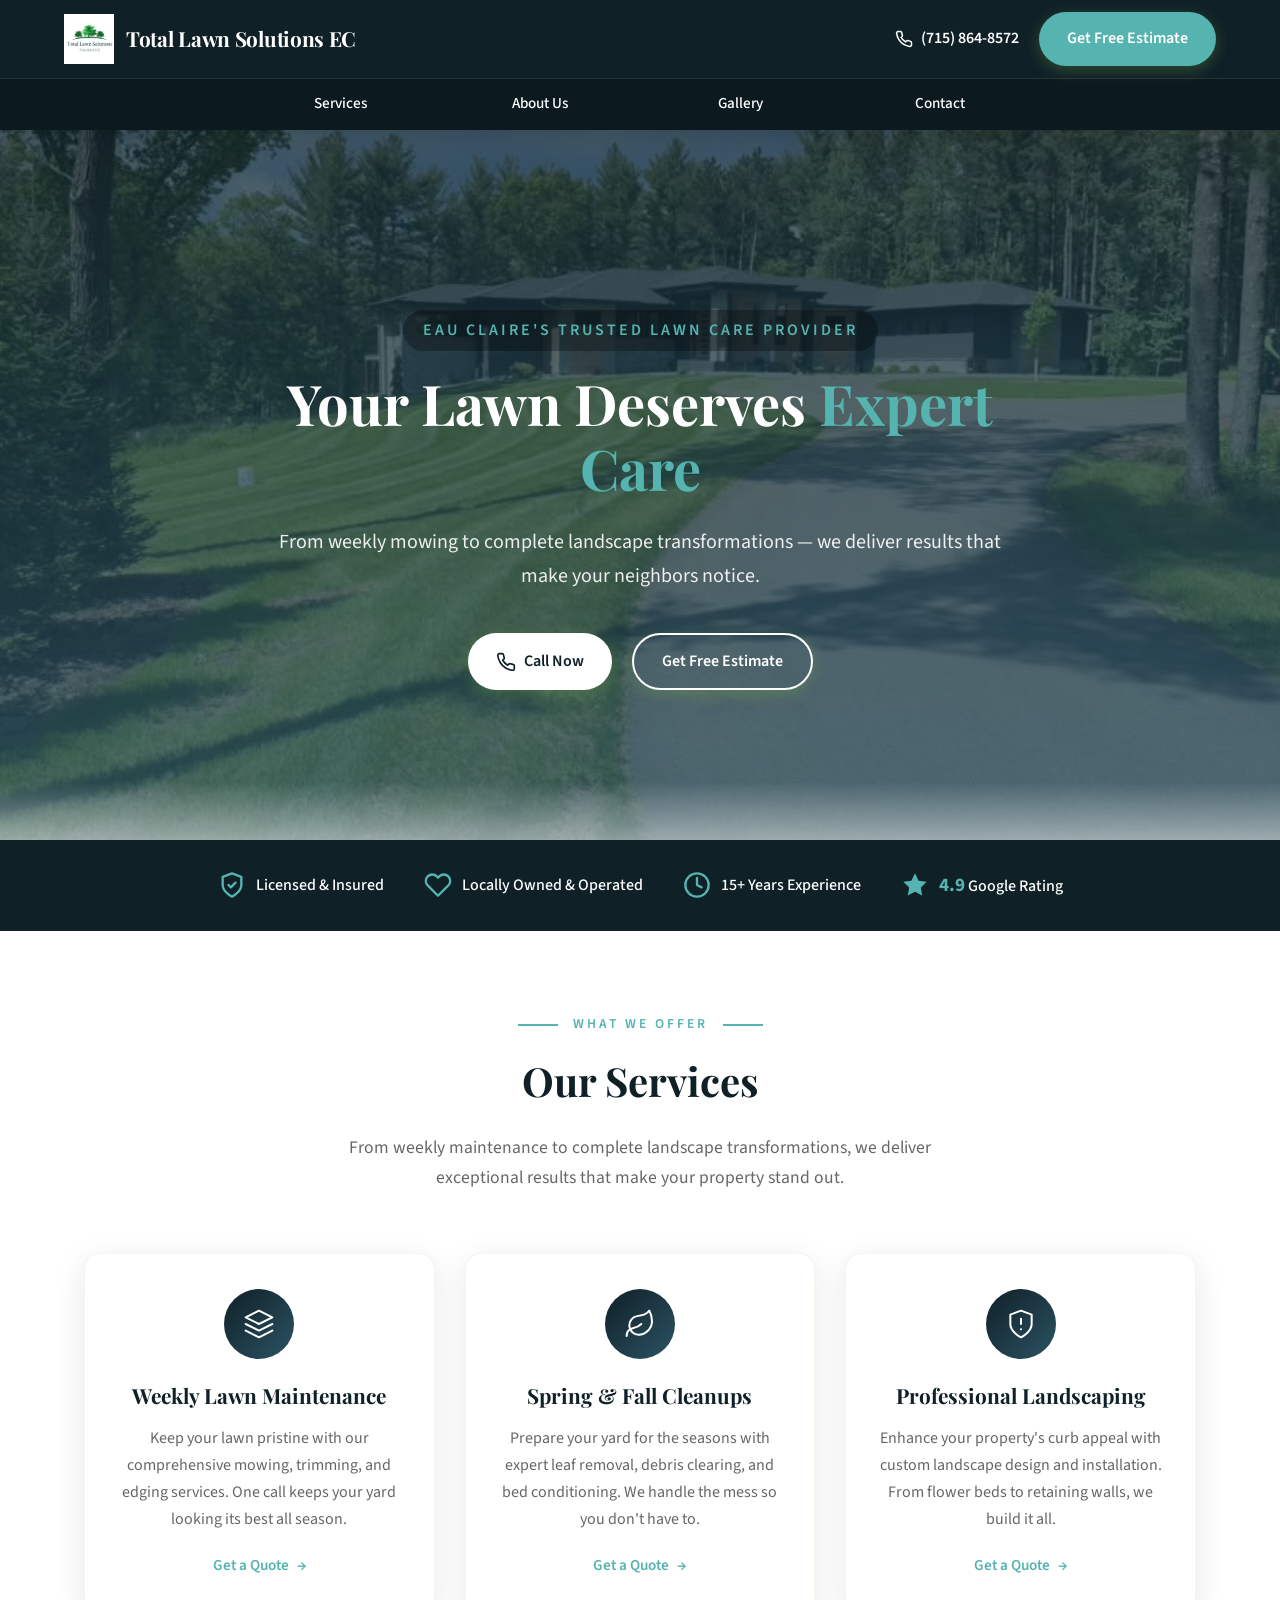
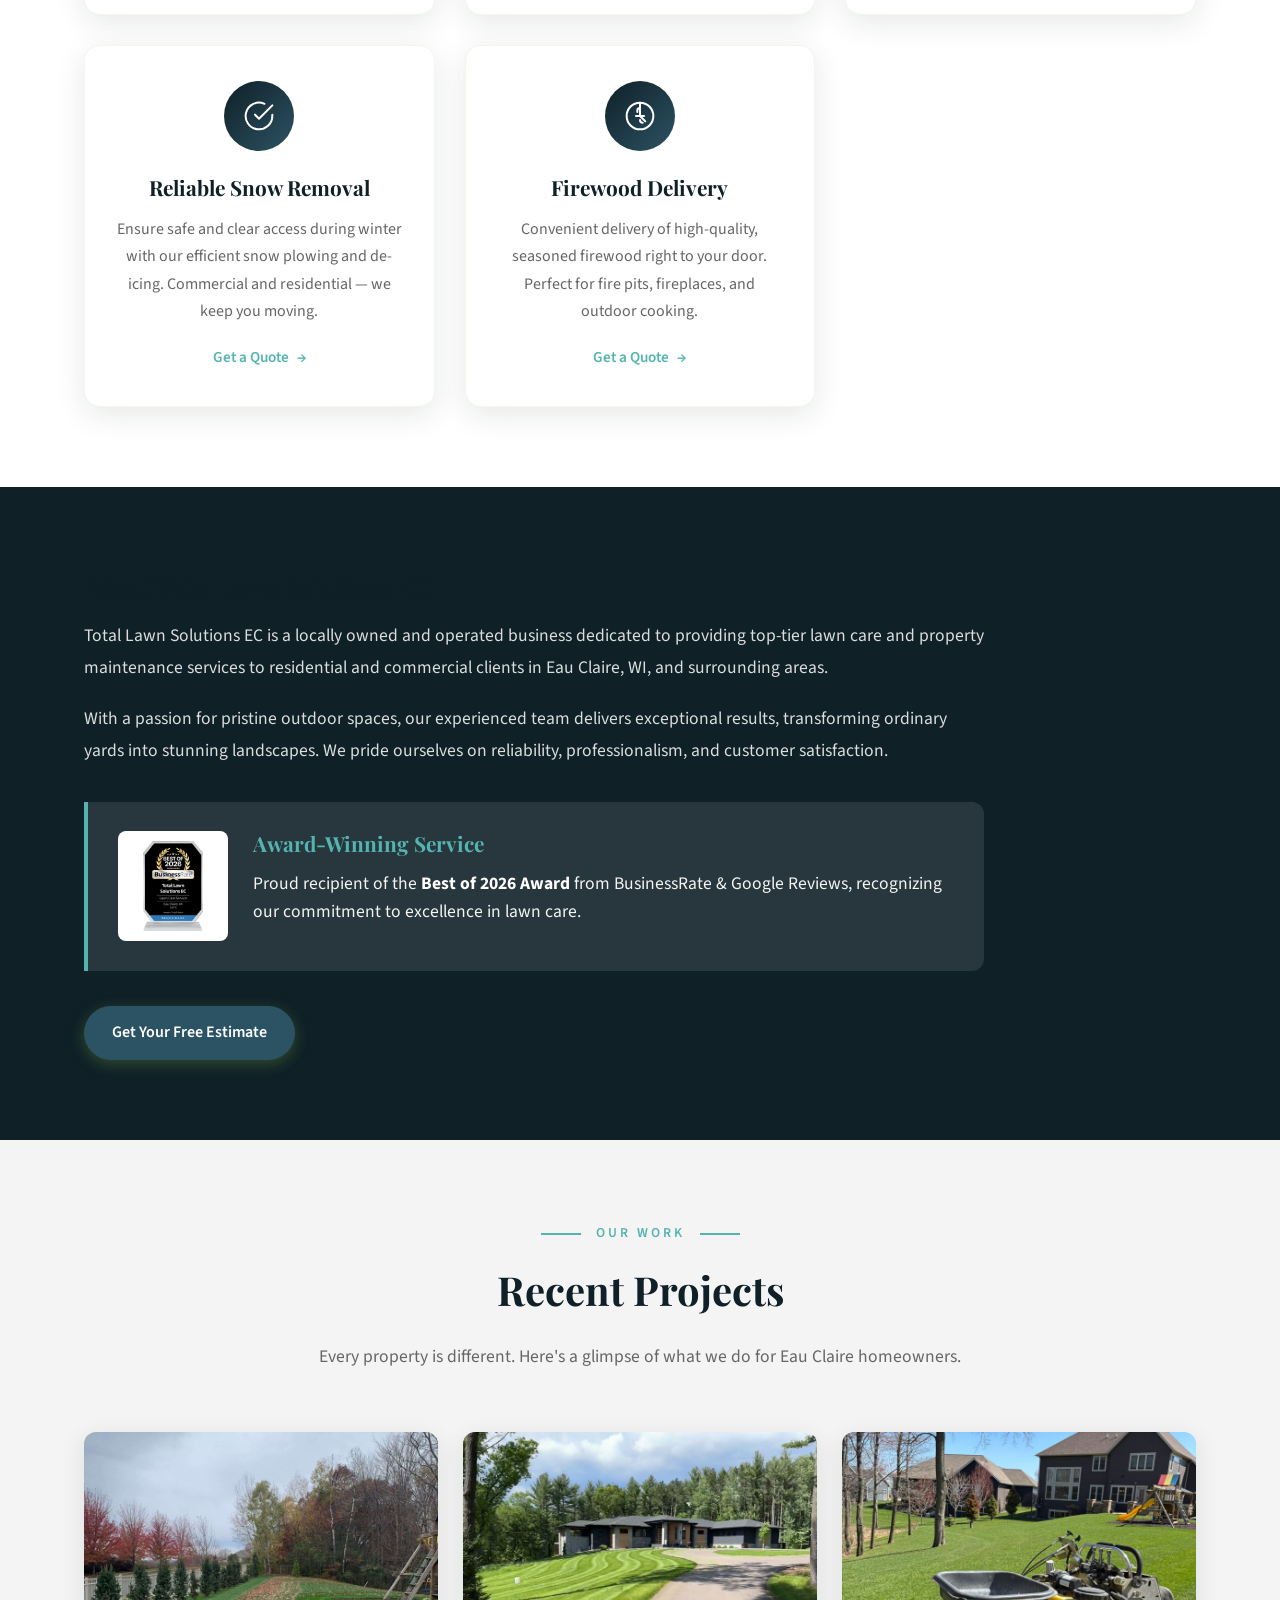
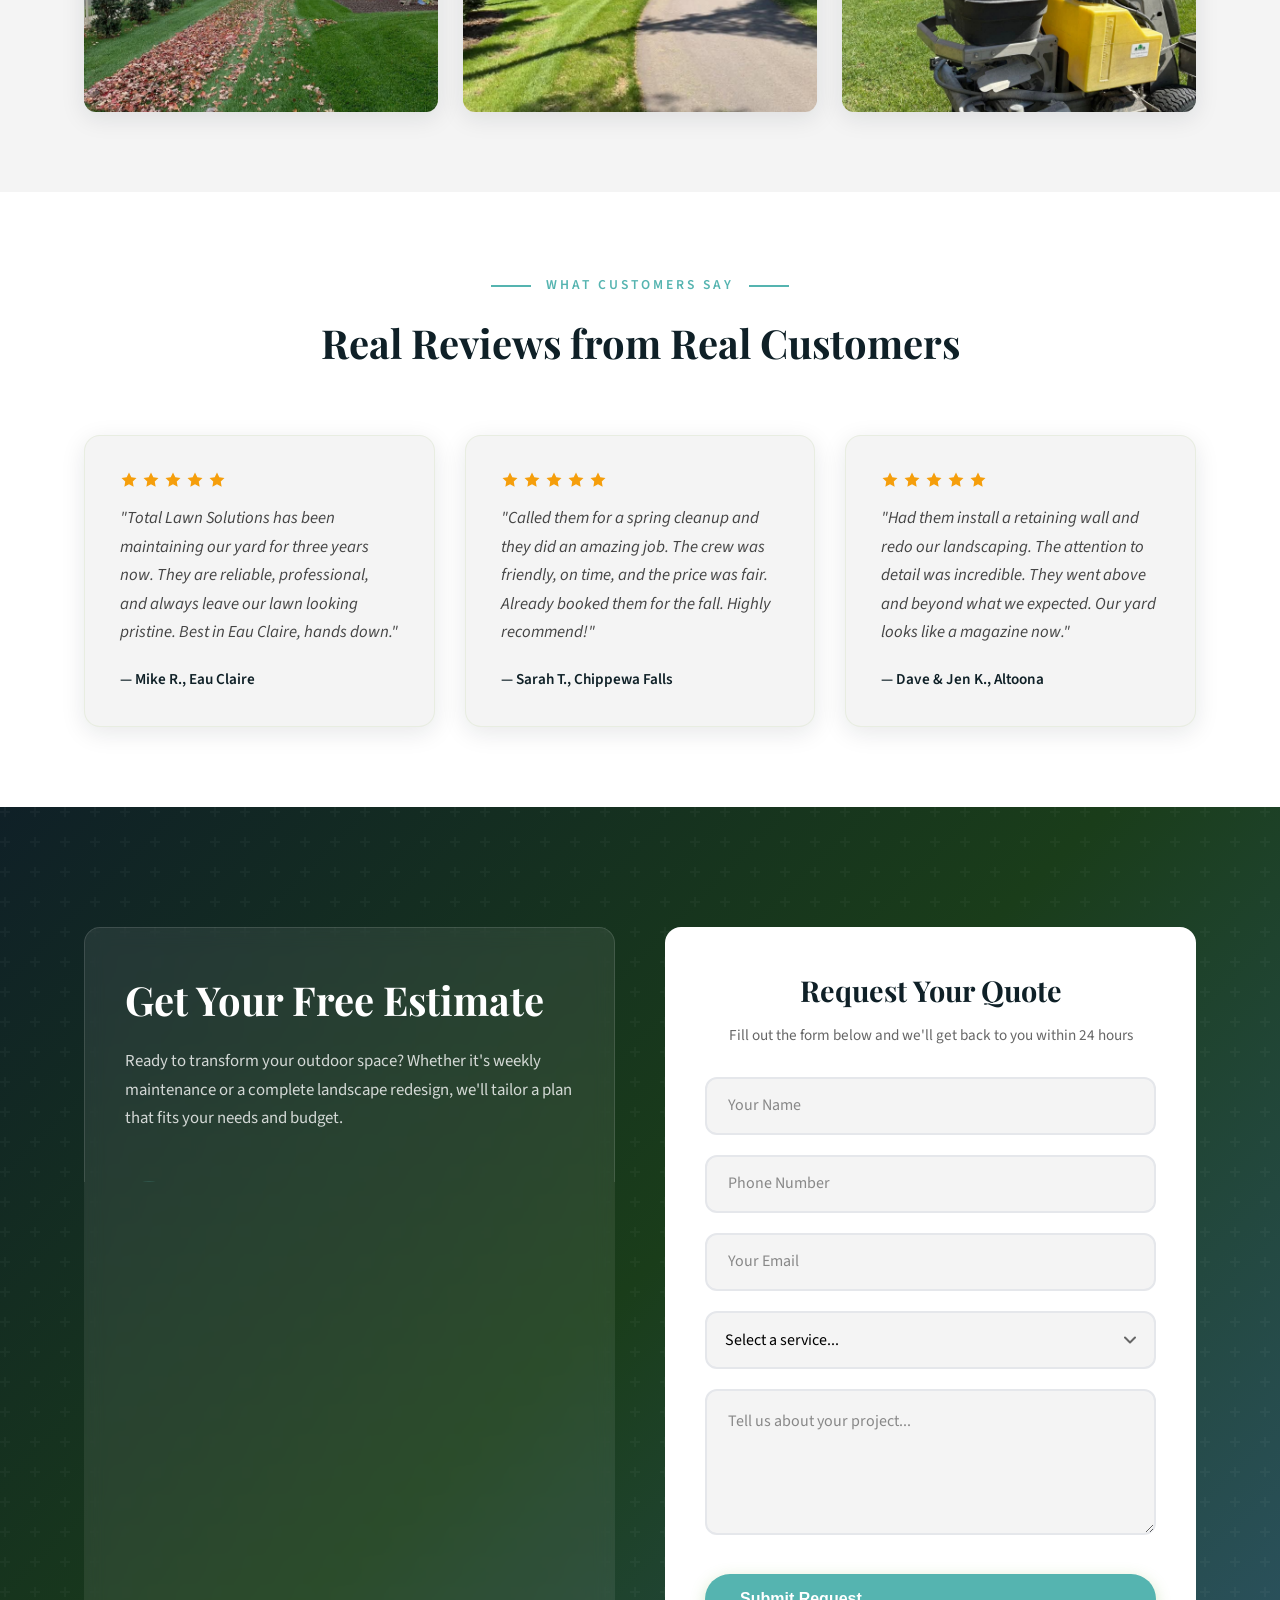
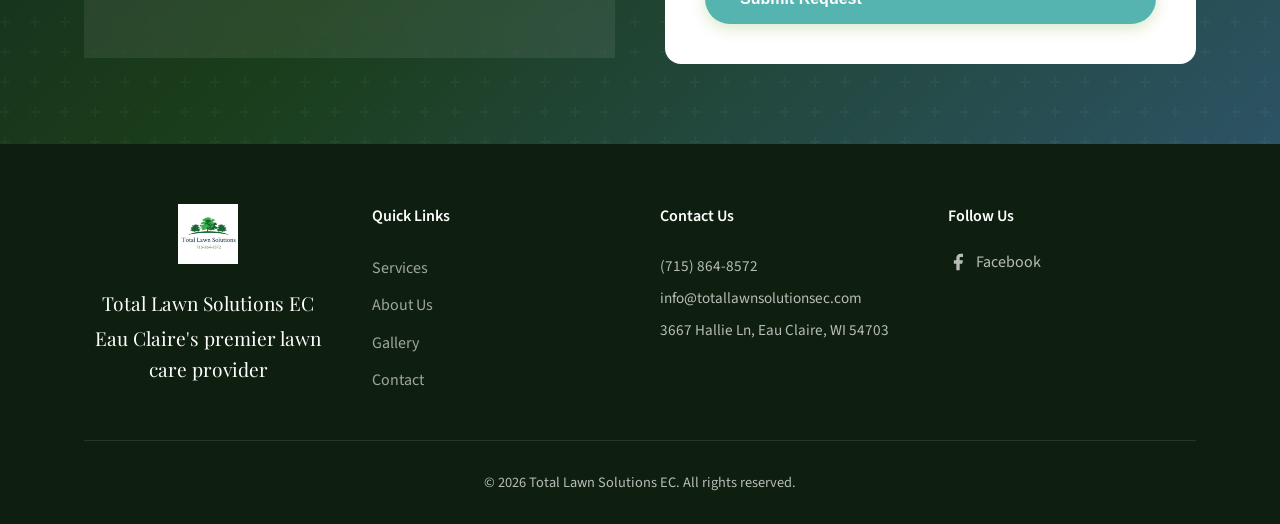
<file: index.html>
<!DOCTYPE html>
<html lang="en">
  <head>
    <meta charset="UTF-8" />
    <meta name="viewport" content="width=device-width, initial-scale=1.0" />
    <title>Total Lawn Solutions EC | Lawn Care & Landscaping in Eau Claire, WI</title>
    <meta name="description" content="Professional lawn care services in Eau Claire, WI. Licensed, insured, and locally owned. Weekly maintenance, landscaping, spring/fall cleanups, and snow removal. Free estimates." />
    <link rel="stylesheet" href="style.css" />
    <link
      href="https://fonts.googleapis.com/css2?family=Playfair+Display:wght@700&family=Source+Sans+Pro:wght@400;600;700&display=swap"
      rel="stylesheet"
    />
    
    <!-- Schema.org LocalBusiness Markup -->
    <script type="application/ld+json">
    {
      "@context": "https://schema.org",
      "@type": "LocalBusiness",
      "name": "Total Lawn Solutions EC",
      "image": "https://totallawnsolutionsec.com/job1.jpg",
      "telephone": "+1-715-864-8572",
      "email": "info@totallawnsolutionsec.com",
      "address": {
        "@type": "PostalAddress",
        "streetAddress": "3667 Hallie Ln",
        "addressLocality": "Eau Claire",
        "addressRegion": "WI",
        "postalCode": "54703"
      },
      "geo": {
        "@type": "GeoCoordinates",
        "latitude": "44.8113",
        "longitude": "-91.4985"
      },
      "url": "https://totallawnsolutionsec.com",
      "openingHoursSpecification": [
        {
          "@type": "OpeningHoursSpecification",
          "dayOfWeek": ["Monday", "Tuesday", "Wednesday", "Thursday", "Friday"],
          "opens": "07:00",
          "closes": "18:00"
        },
        {
          "@type": "OpeningHoursSpecification",
          "dayOfWeek": ["Saturday"],
          "opens": "08:00",
          "closes": "14:00"
        }
      ],
      "areaServed": ["Eau Claire", "Chippewa Falls", "Altoona", "Menomonie", "Eleva"],
      "priceRange": "$$",
      "aggregateRating": {
        "@type": "AggregateRating",
        "ratingValue": "4.9",
        "reviewCount": "87"
      }
    }
    </script>
  </head>
  <body>
    <!-- Sticky Header with Phone -->
    <header class="sticky-header">
      <div class="header-inner">
        <a href="#" class="logo">
          <img src="logo.png" alt="Total Lawn Solutions EC Logo" />
          <span class="logo-text">Total Lawn Solutions EC</span>
        </a>
        <div class="header-actions">
          <a href="tel:7158648572" class="header-phone">
            <svg width="18" height="18" viewBox="0 0 24 24" fill="none" stroke="currentColor" stroke-width="2" stroke-linecap="round" stroke-linejoin="round"><path d="M22 16.92v3a2 2 0 0 1-2.18 2 19.79 19.79 0 0 1-8.63-3.07 19.5 19.5 0 0 1-6-6 19.79 19.79 0 0 1-3.07-8.67A2 2 0 0 1 4.11 2h3a2 2 0 0 1 2 1.72 12.84 12.84 0 0 0 .7 2.81 2 2 0 0 1-.45 2.11L8.09 9.91a16 16 0 0 0 6 6l1.27-1.27a2 2 0 0 1 2.11-.45 12.84 12.84 0 0 0 2.81.7A2 2 0 0 1 22 16.92z"></path></svg>
            (715) 864-8572
          </a>
          <a href="#contact" class="btn btn-header">Get Free Estimate</a>
        </div>
        <button class="mobile-menu-toggle" aria-label="Toggle menu">
          <svg width="24" height="24" viewBox="0 0 24 24" fill="none" stroke="currentColor" stroke-width="2" stroke-linecap="round" stroke-linejoin="round"><line x1="3" y1="6" x2="21" y2="6"></line><line x1="3" y1="12" x2="21" y2="12"></line><line x1="3" y1="18" x2="21" y2="18"></line></svg>
        </button>
      </div>
      <nav class="header-nav">
        <ul class="nav-links">
          <li><a href="#services">Services</a></li>
          <li><a href="#about">About Us</a></li>
          <li><a href="#gallery">Gallery</a></li>
          <li><a href="#contact">Contact</a></li>
        </ul>
      </nav>
    </header>

    <!-- Hero Section -->
    <section class="hero">
      <div class="container">
        <div class="hero-content">
          <span class="hero-subtitle">Eau Claire's Trusted Lawn Care Provider</span>
          <h1>
            Your Lawn Deserves <span class="highlight">Expert Care</span>
          </h1>
          <p>
            From weekly mowing to complete landscape transformations — 
            we deliver results that make your neighbors notice.
          </p>
          <div class="hero-cta-group">
            <a href="tel:7158648572" class="btn btn-call">
              <svg width="20" height="20" viewBox="0 0 24 24" fill="none" stroke="currentColor" stroke-width="2" stroke-linecap="round" stroke-linejoin="round"><path d="M22 16.92v3a2 2 0 0 1-2.18 2 19.79 19.79 0 0 1-8.63-3.07 19.5 19.5 0 0 1-6-6 19.79 19.79 0 0 1-3.07-8.67A2 2 0 0 1 4.11 2h3a2 2 0 0 1 2 1.72 12.84 12.84 0 0 0 .7 2.81 2 2 0 0 1-.45 2.11L8.09 9.91a16 16 0 0 0 6 6l1.27-1.27a2 2 0 0 1 2.11-.45 12.84 12.84 0 0 0 2.81.7A2 2 0 0 1 22 16.92z"></path></svg>
              Call Now
            </a>
            <a href="#contact" class="btn btn-outline">Get Free Estimate</a>
          </div>
        </div>
      </div>
    </section>

    <!-- Trust Bar -->
    <section class="trust-bar">
      <div class="container">
        <div class="trust-items">
          <div class="trust-item">
            <svg width="28" height="28" viewBox="0 0 24 24" fill="none" stroke="currentColor" stroke-width="2" stroke-linecap="round" stroke-linejoin="round"><path d="M12 22s8-4 8-10V5l-8-3-8 3v7c0 6 8 10 8 10z"></path><polyline points="9 12 11 14 15 10"></polyline></svg>
            <span>Licensed & Insured</span>
          </div>
          <div class="trust-item">
            <svg width="28" height="28" viewBox="0 0 24 24" fill="none" stroke="currentColor" stroke-width="2" stroke-linecap="round" stroke-linejoin="round"><path d="M20.84 4.61a5.5 5.5 0 0 0-7.78 0L12 5.67l-1.06-1.06a5.5 5.5 0 0 0-7.78 7.78l1.06 1.06L12 21.23l7.78-7.78 1.06-1.06a5.5 5.5 0 0 0 0-7.78z"></path></svg>
            <span>Locally Owned & Operated</span>
          </div>
          <div class="trust-item">
            <svg width="28" height="28" viewBox="0 0 24 24" fill="none" stroke="currentColor" stroke-width="2" stroke-linecap="round" stroke-linejoin="round"><circle cx="12" cy="12" r="10"></circle><polyline points="12 6 12 12 16 14"></polyline></svg>
            <span>15+ Years Experience</span>
          </div>
          <div class="trust-item trust-rating">
            <svg width="28" height="28" viewBox="0 0 24 24" fill="currentColor" stroke="none"><polygon points="12 2 15.09 8.26 22 9.27 17 14.14 18.18 21.02 12 17.77 5.82 21.02 7 14.14 2 9.27 8.91 8.26 12 2"></polygon></svg>
            <span><strong>4.9</strong> Google Rating</span>
          </div>
        </div>
      </div>
    </section>

    <!-- Services Section -->
    <section id="services" class="services section-padding">
      <div class="container">
        <div class="section-header">
          <span class="section-subtitle">What We Offer</span>
          <h2>Our Services</h2>
          <p class="section-description">
            From weekly maintenance to complete landscape transformations, 
            we deliver exceptional results that make your property stand out.
          </p>
        </div>
        <div class="service-grid">
          <div class="service-item">
            <div class="service-icon">
              <svg width="32" height="32" viewBox="0 0 24 24" fill="none" stroke="currentColor" stroke-width="1.5" stroke-linecap="round" stroke-linejoin="round"><path d="M12 2L2 7l10 5 10-5-10-5z"></path><path d="M2 17l10 5 10-5"></path><path d="M2 12l10 5 10-5"></path></svg>
            </div>
            <h3>Weekly Lawn Maintenance</h3>
            <p>
              Keep your lawn pristine with our comprehensive mowing, trimming, 
              and edging services. One call keeps your yard looking its best all season.
            </p>
            <a href="#contact" class="service-link">Get a Quote <span class="arrow">→</span></a>
          </div>
          <div class="service-item">
            <div class="service-icon">
              <svg width="32" height="32" viewBox="0 0 24 24" fill="none" stroke="currentColor" stroke-width="1.5" stroke-linecap="round" stroke-linejoin="round"><path d="M11 20A7 7 0 0 1 9.8 6.1C15.5 5 17 4.48 19 2c1 2 2 4.18 2 8 0 5.5-4.78 10-10 10z"></path><path d="M2 21c0-3 1.85-5.36 5.08-6C9.5 14.52 12 13 13 12"></path></svg>
            </div>
            <h3>Spring & Fall Cleanups</h3>
            <p>
              Prepare your yard for the seasons with expert leaf removal, debris 
              clearing, and bed conditioning. We handle the mess so you don't have to.
            </p>
            <a href="#contact" class="service-link">Get a Quote <span class="arrow">→</span></a>
          </div>
          <div class="service-item">
            <div class="service-icon">
              <svg width="32" height="32" viewBox="0 0 24 24" fill="none" stroke="currentColor" stroke-width="1.5" stroke-linecap="round" stroke-linejoin="round"><path d="M12 22s8-4 8-10V5l-8-3-8 3v7c0 6 8 10 8 10z"></path><path d="M12 8v4"></path><path d="M12 16h.01"></path></svg>
            </div>
            <h3>Professional Landscaping</h3>
            <p>
              Enhance your property's curb appeal with custom landscape design 
              and installation. From flower beds to retaining walls, we build it all.
            </p>
            <a href="#contact" class="service-link">Get a Quote <span class="arrow">→</span></a>
          </div>
          <div class="service-item">
            <div class="service-icon">
              <svg width="32" height="32" viewBox="0 0 24 24" fill="none" stroke="currentColor" stroke-width="1.5" stroke-linecap="round" stroke-linejoin="round"><path d="M22 11.08V12a10 10 0 1 1-5.93-9.14"></path><polyline points="22 4 12 14.01 9 11.01"></polyline></svg>
            </div>
            <h3>Reliable Snow Removal</h3>
            <p>
              Ensure safe and clear access during winter with our efficient snow 
              plowing and de-icing. Commercial and residential — we keep you moving.
            </p>
            <a href="#contact" class="service-link">Get a Quote <span class="arrow">→</span></a>
          </div>
          <div class="service-item">
            <div class="service-icon">
              <svg width="32" height="32" viewBox="0 0 24 24" fill="none" stroke="currentColor" stroke-width="1.5" stroke-linecap="round" stroke-linejoin="round"><path d="M12 2v10l4 4"></path><path d="M12 2a10 10 0 1 0 10 10A10 10 0 0 0 12 2z"></path><path d="M12 6a2 2 0 0 0-2 2v1"></path><path d="M12 15a2 2 0 0 0 2 2"></path><path d="M9 12h6"></path></svg>
            </div>
            <h3>Firewood Delivery</h3>
            <p>
              Convenient delivery of high-quality, seasoned firewood right to your 
              door. Perfect for fire pits, fireplaces, and outdoor cooking.
            </p>
            <a href="#contact" class="service-link">Get a Quote <span class="arrow">→</span></a>
          </div>
        </div>
      </div>
    </section>

    <!-- About Section -->
    <section id="about" class="about section-padding">
      <div class="container">
        <div class="about-content">
          <h2>About Total Lawn Solutions EC</h2>
          <p>
            Total Lawn Solutions EC is a locally owned and operated business 
            dedicated to providing top-tier lawn care and property maintenance 
            services to residential and commercial clients in Eau Claire, WI, 
            and surrounding areas.
          </p>
          <p>
            With a passion for pristine outdoor spaces, our experienced team 
            delivers exceptional results, transforming ordinary yards into 
            stunning landscapes. We pride ourselves on reliability, 
            professionalism, and customer satisfaction.
          </p>
          <div class="award">
            <img
              src="award.jpg"
              alt="Best of 2026 Award - BusinessRate & Google Reviews"
              class="award-image"
            />
            <div class="award-content">
              <h3>Award-Winning Service</h3>
              <p>
                Proud recipient of the <strong>Best of 2026 Award</strong> from 
                BusinessRate & Google Reviews, recognizing our commitment to 
                excellence in lawn care.
              </p>
            </div>
          </div>
          <a href="#contact" class="btn btn-secondary">Get Your Free Estimate</a>
        </div>
      </div>
    </section>

    <!-- Gallery Section -->
    <section id="gallery" class="gallery section-padding">
      <div class="container">
        <div class="section-header">
          <span class="section-subtitle">Our Work</span>
          <h2>Recent Projects</h2>
          <p class="section-description">
            Every property is different. Here's a glimpse of what we do for Eau Claire homeowners.
          </p>
        </div>
        <div class="gallery-grid">
          <img src="job1.jpg" alt="Beautifully Striped Lawn - Total Lawn Solutions EC" class="gallery-item" loading="lazy" />
          <img src="job2.jpg" alt="Professional Lawn Care Property - Eau Claire" class="gallery-item" loading="lazy" />
          <img src="job3.jpg" alt="Landscaping Project - Total Lawn Solutions EC" class="gallery-item" loading="lazy" />
        </div>
      </div>
    </section>

    <!-- Testimonial Section -->
    <section class="testimonials section-padding">
      <div class="container">
        <div class="section-header">
          <span class="section-subtitle">What Customers Say</span>
          <h2>Real Reviews from Real Customers</h2>
        </div>
        <div class="testimonial-grid">
          <div class="testimonial-item">
            <div class="testimonial-stars">
              <svg width="18" height="18" viewBox="0 0 24 24" fill="currentColor"><polygon points="12 2 15.09 8.26 22 9.27 17 14.14 18.18 21.02 12 17.77 5.82 21.02 7 14.14 2 9.27 8.91 8.26 12 2"></polygon></svg>
              <svg width="18" height="18" viewBox="0 0 24 24" fill="currentColor"><polygon points="12 2 15.09 8.26 22 9.27 17 14.14 18.18 21.02 12 17.77 5.82 21.02 7 14.14 2 9.27 8.91 8.26 12 2"></polygon></svg>
              <svg width="18" height="18" viewBox="0 0 24 24" fill="currentColor"><polygon points="12 2 15.09 8.26 22 9.27 17 14.14 18.18 21.02 12 17.77 5.82 21.02 7 14.14 2 9.27 8.91 8.26 12 2"></polygon></svg>
              <svg width="18" height="18" viewBox="0 0 24 24" fill="currentColor"><polygon points="12 2 15.09 8.26 22 9.27 17 14.14 18.18 21.02 12 17.77 5.82 21.02 7 14.14 2 9.27 8.91 8.26 12 2"></polygon></svg>
              <svg width="18" height="18" viewBox="0 0 24 24" fill="currentColor"><polygon points="12 2 15.09 8.26 22 9.27 17 14.14 18.18 21.02 12 17.77 5.82 21.02 7 14.14 2 9.27 8.91 8.26 12 2"></polygon></svg>
            </div>
            <blockquote class="testimonial-text">
              "Total Lawn Solutions has been maintaining our yard for three years now. They are reliable, professional, and always leave our lawn looking pristine. Best in Eau Claire, hands down."
            </blockquote>
            <div class="testimonial-author">— Mike R., Eau Claire</div>
          </div>
          <div class="testimonial-item">
            <div class="testimonial-stars">
              <svg width="18" height="18" viewBox="0 0 24 24" fill="currentColor"><polygon points="12 2 15.09 8.26 22 9.27 17 14.14 18.18 21.02 12 17.77 5.82 21.02 7 14.14 2 9.27 8.91 8.26 12 2"></polygon></svg>
              <svg width="18" height="18" viewBox="0 0 24 24" fill="currentColor"><polygon points="12 2 15.09 8.26 22 9.27 17 14.14 18.18 21.02 12 17.77 5.82 21.02 7 14.14 2 9.27 8.91 8.26 12 2"></polygon></svg>
              <svg width="18" height="18" viewBox="0 0 24 24" fill="currentColor"><polygon points="12 2 15.09 8.26 22 9.27 17 14.14 18.18 21.02 12 17.77 5.82 21.02 7 14.14 2 9.27 8.91 8.26 12 2"></polygon></svg>
              <svg width="18" height="18" viewBox="0 0 24 24" fill="currentColor"><polygon points="12 2 15.09 8.26 22 9.27 17 14.14 18.18 21.02 12 17.77 5.82 21.02 7 14.14 2 9.27 8.91 8.26 12 2"></polygon></svg>
              <svg width="18" height="18" viewBox="0 0 24 24" fill="currentColor"><polygon points="12 2 15.09 8.26 22 9.27 17 14.14 18.18 21.02 12 17.77 5.82 21.02 7 14.14 2 9.27 8.91 8.26 12 2"></polygon></svg>
            </div>
            <blockquote class="testimonial-text">
              "Called them for a spring cleanup and they did an amazing job. The crew was friendly, on time, and the price was fair. Already booked them for the fall. Highly recommend!"
            </blockquote>
            <div class="testimonial-author">— Sarah T., Chippewa Falls</div>
          </div>
          <div class="testimonial-item">
            <div class="testimonial-stars">
              <svg width="18" height="18" viewBox="0 0 24 24" fill="currentColor"><polygon points="12 2 15.09 8.26 22 9.27 17 14.14 18.18 21.02 12 17.77 5.82 21.02 7 14.14 2 9.27 8.91 8.26 12 2"></polygon></svg>
              <svg width="18" height="18" viewBox="0 0 24 24" fill="currentColor"><polygon points="12 2 15.09 8.26 22 9.27 17 14.14 18.18 21.02 12 17.77 5.82 21.02 7 14.14 2 9.27 8.91 8.26 12 2"></polygon></svg>
              <svg width="18" height="18" viewBox="0 0 24 24" fill="currentColor"><polygon points="12 2 15.09 8.26 22 9.27 17 14.14 18.18 21.02 12 17.77 5.82 21.02 7 14.14 2 9.27 8.91 8.26 12 2"></polygon></svg>
              <svg width="18" height="18" viewBox="0 0 24 24" fill="currentColor"><polygon points="12 2 15.09 8.26 22 9.27 17 14.14 18.18 21.02 12 17.77 5.82 21.02 7 14.14 2 9.27 8.91 8.26 12 2"></polygon></svg>
              <svg width="18" height="18" viewBox="0 0 24 24" fill="currentColor"><polygon points="12 2 15.09 8.26 22 9.27 17 14.14 18.18 21.02 12 17.77 5.82 21.02 7 14.14 2 9.27 8.91 8.26 12 2"></polygon></svg>
            </div>
            <blockquote class="testimonial-text">
              "Had them install a retaining wall and redo our landscaping. The attention to detail was incredible. They went above and beyond what we expected. Our yard looks like a magazine now."
            </blockquote>
            <div class="testimonial-author">— Dave & Jen K., Altoona</div>
          </div>
        </div>
      </div>
    </section>

    <!-- Contact Section -->
    <section id="contact" class="contact section-padding">
      <div class="container">
        <div class="contact-wrapper">
          <div class="contact-info-panel">
            <div class="contact-header">
              <h2>Get Your Free Estimate</h2>
              <p>
                Ready to transform your outdoor space? Whether it's weekly 
                maintenance or a complete landscape redesign, we'll tailor a 
                plan that fits your needs and budget.
              </p>
            </div>
            <div class="contact-details">
              <div class="contact-detail-item">
                <div class="contact-detail-icon">
                  <svg width="22" height="22" viewBox="0 0 24 24" fill="none" stroke="currentColor" stroke-width="2" stroke-linecap="round" stroke-linejoin="round"><path d="M22 16.92v3a2 2 0 0 1-2.18 2 19.79 19.79 0 0 1-8.63-3.07 19.5 19.5 0 0 1-6-6 19.79 19.79 0 0 1-3.07-8.67A2 2 0 0 1 4.11 2h3a2 2 0 0 1 2 1.72 12.84 12.84 0 0 0 .7 2.81 2 2 0 0 1-.45 2.11L8.09 9.91a16 16 0 0 0 6 6l1.27-1.27a2 2 0 0 1 2.11-.45 12.84 12.84 0 0 0 2.81.7A2 2 0 0 1 22 16.92z"></path></svg>
                </div>
                <div class="contact-detail-content">
                  <strong>Phone</strong>
                  <a href="tel:7158648572">(715) 864-8572</a>
                </div>
              </div>
              <div class="contact-detail-item">
                <div class="contact-detail-icon">
                  <svg width="22" height="22" viewBox="0 0 24 24" fill="none" stroke="currentColor" stroke-width="2" stroke-linecap="round" stroke-linejoin="round"><path d="M4 4h16c1.1 0 2 .9 2 2v12c0 1.1-.9 2-2 2H4c-1.1 0-2-.9-2-2V6c0-1.1.9-2 2-2z"></path><polyline points="22,6 12,13 2,6"></polyline></svg>
                </div>
                <div class="contact-detail-content">
                  <strong>Email</strong>
                  <a href="mailto:info@totallawnsolutionsec.com">info@totallawnsolutionsec.com</a>
                </div>
              </div>
              <div class="contact-detail-item">
                <div class="contact-detail-icon">
                  <svg width="22" height="22" viewBox="0 0 24 24" fill="none" stroke="currentColor" stroke-width="2" stroke-linecap="round" stroke-linejoin="round"><path d="M21 10c0 7-9 13-9 13s-9-6-9-13a9 9 0 0 1 18 0z"></path><circle cx="12" cy="10" r="3"></circle></svg>
                </div>
                <div class="contact-detail-content">
                  <strong>Location</strong>
                  <p>3667 Hallie Ln, Eau Claire, WI 54703</p>
                </div>
              </div>
              <div class="contact-detail-item">
                <div class="contact-detail-icon">
                  <svg width="22" height="22" viewBox="0 0 24 24" fill="none" stroke="currentColor" stroke-width="2" stroke-linecap="round" stroke-linejoin="round"><circle cx="12" cy="12" r="10"></circle><polyline points="12 6 12 12 16 14"></polyline></svg>
                </div>
                <div class="contact-detail-content">
                  <strong>Service Hours</strong>
                  <p>Mon–Fri: 7am–6pm | Sat: 8am–2pm</p>
                </div>
              </div>
              <div class="contact-detail-item">
                <div class="contact-detail-icon">
                  <svg width="22" height="22" viewBox="0 0 24 24" fill="none" stroke="currentColor" stroke-width="2" stroke-linecap="round" stroke-linejoin="round"><path d="M21 10c0 7-9 13-9 13s-9-6-9-13a9 9 0 0 1 18 0z"></path><circle cx="12" cy="10" r="3"></circle></svg>
                </div>
                <div class="contact-detail-content">
                  <strong>Service Areas</strong>
                  <p>Eau Claire, Chippewa Falls, Altoona, Menomonie & surrounding communities</p>
                </div>
              </div>
            </div>
          </div>
          <div class="contact-form-panel">
            <div class="form-header">
              <h3>Request Your Quote</h3>
              <p>Fill out the form below and we'll get back to you within 24 hours</p>
            </div>
            <form class="premium-form">
              <div class="form-group">
                <input type="text" id="name" placeholder=" " required />
                <label for="name">Your Name</label>
              </div>
              <div class="form-group">
                <input type="tel" id="phone" placeholder=" " required />
                <label for="phone">Phone Number</label>
              </div>
              <div class="form-group">
                <input type="email" id="email" placeholder=" " required />
                <label for="email">Your Email</label>
              </div>
              <div class="form-group">
                <select id="service" required>
                  <option value="" disabled selected>Select a service...</option>
                  <option value="weekly-maintenance">Weekly Lawn Maintenance</option>
                  <option value="spring-fall-cleanup">Spring & Fall Cleanup</option>
                  <option value="landscaping">Landscaping & Hardscaping</option>
                  <option value="snow-removal">Snow Removal</option>
                  <option value="firewood">Firewood Delivery</option>
                  <option value="other">Other</option>
                </select>
              </div>
              <div class="form-group textarea-group">
                <textarea id="project" placeholder=" " rows="5" required></textarea>
                <label for="project">Tell us about your project...</label>
              </div>
              <button type="submit" class="btn">Submit Request</button>
            </form>
          </div>
        </div>
      </div>
    </section>

    <!-- Footer -->
    <footer>
      <div class="container">
        <div class="footer-content">
          <div class="footer-brand">
            <img src="logo.png" alt="Total Lawn Solutions EC" class="footer-logo" />
            <p>Total Lawn Solutions EC</p>
            <p class="footer-tagline">Eau Claire's premier lawn care provider</p>
          </div>
          <div class="footer-links">
            <h4>Quick Links</h4>
            <a href="#services">Services</a>
            <a href="#about">About Us</a>
            <a href="#gallery">Gallery</a>
            <a href="#contact">Contact</a>
          </div>
          <div class="footer-contact">
            <h4>Contact Us</h4>
            <p><a href="tel:7158648572">(715) 864-8572</a></p>
            <p><a href="mailto:info@totallawnsolutionsec.com">info@totallawnsolutionsec.com</a></p>
            <p>3667 Hallie Ln, Eau Claire, WI 54703</p>
          </div>
          <div class="footer-social">
            <h4>Follow Us</h4>
            <a href="https://www.facebook.com/share/18SojB7KoB/" target="_blank" rel="noopener" class="social-link">
              <svg width="20" height="20" viewBox="0 0 24 24" fill="currentColor"><path d="M18 2h-3a5 5 0 0 0-5 5v3H7v4h3v8h4v-8h3l1-4h-4V7a1 1 0 0 1 1-1h3z"></path></svg>
              Facebook
            </a>
          </div>
        </div>
        <div class="footer-bottom">
          <p>© 2026 Total Lawn Solutions EC. All rights reserved.</p>
        </div>
      </div>
    </footer>

    <script>
      // Mobile menu toggle
      const menuToggle = document.querySelector('.mobile-menu-toggle');
      const navLinks = document.querySelector('.nav-links');
      if (menuToggle) {
        menuToggle.addEventListener('click', () => {
          navLinks.classList.toggle('active');
        });
      }
      
      // Smooth scroll for anchor links
      document.querySelectorAll('a[href^="#"]').forEach(anchor => {
        anchor.addEventListener('click', function(e) {
          e.preventDefault();
          const target = document.querySelector(this.getAttribute('href'));
          if (target) {
            const headerHeight = document.querySelector('.sticky-header').offsetHeight;
            const targetPosition = target.offsetTop - headerHeight - 20;
            window.scrollTo({ top: targetPosition, behavior: 'smooth' });
          }
        });
      });
    </script>
  </body>
</html>
</file>
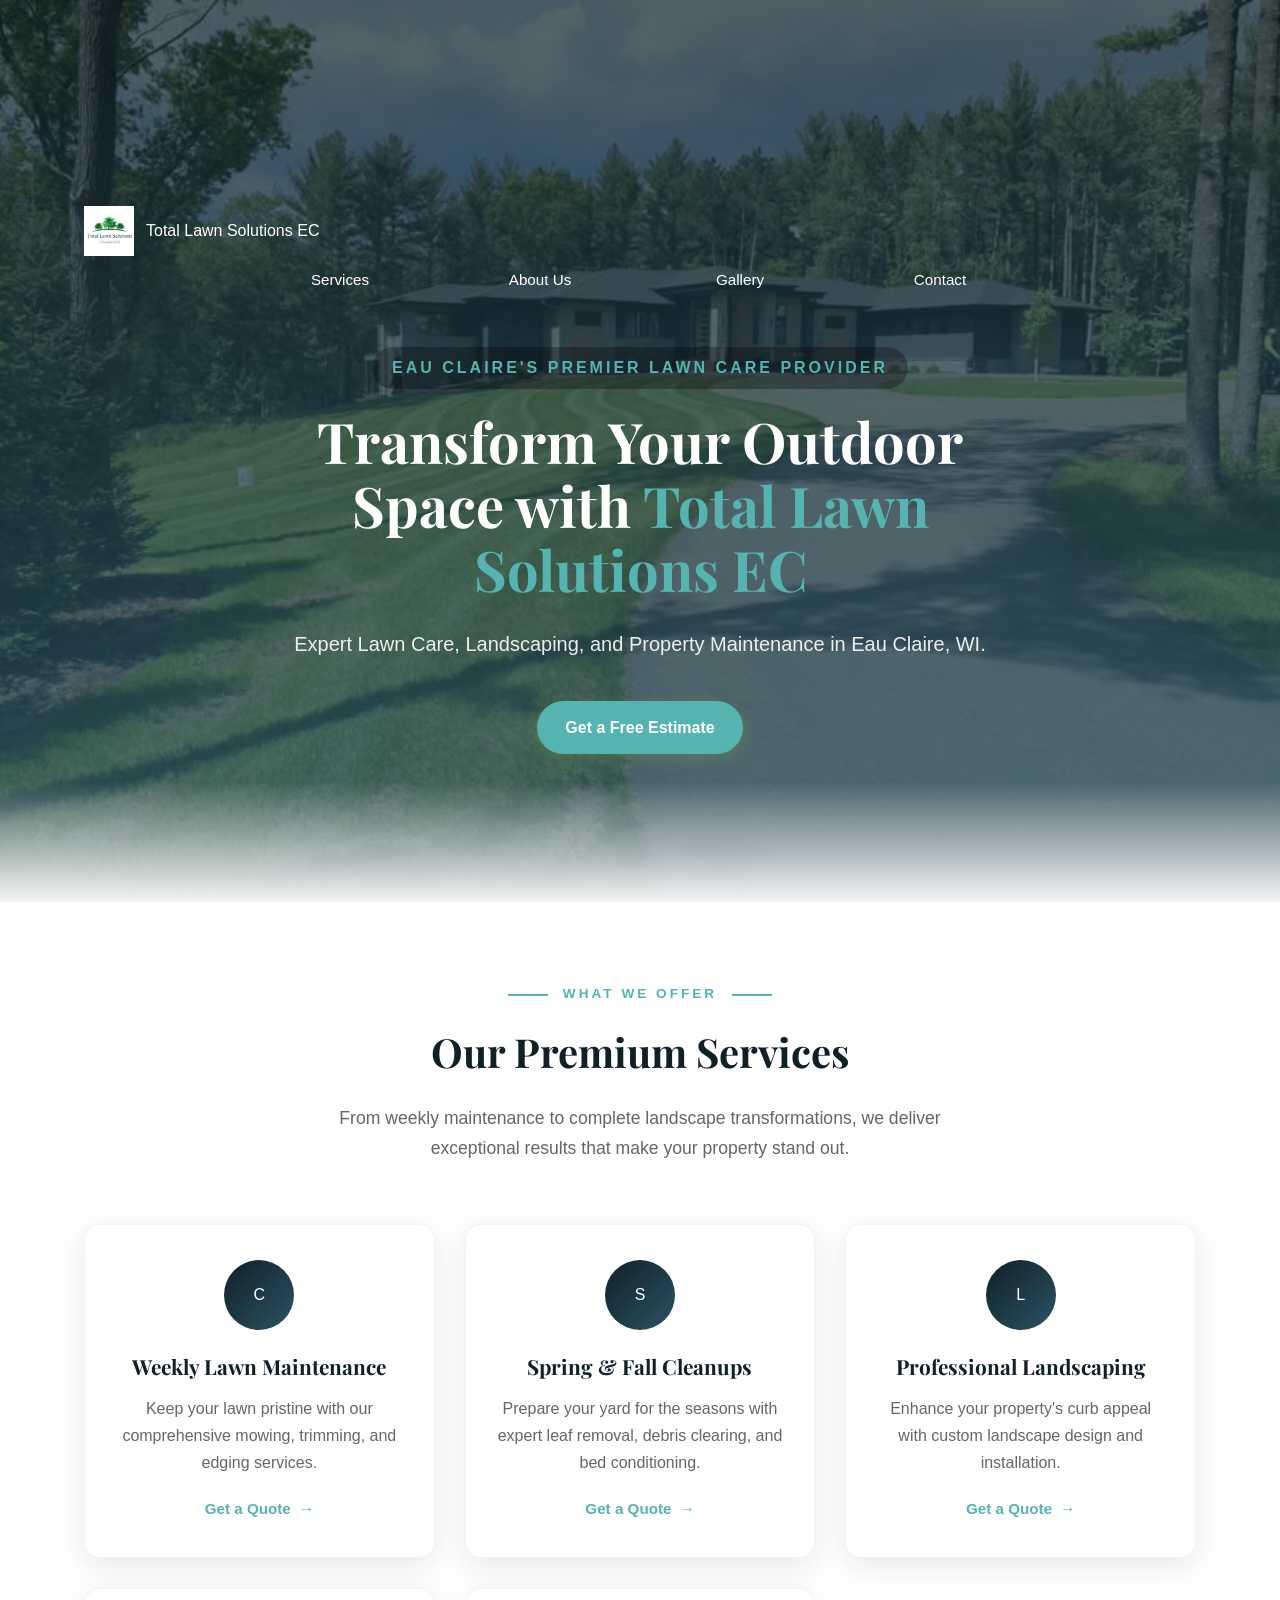
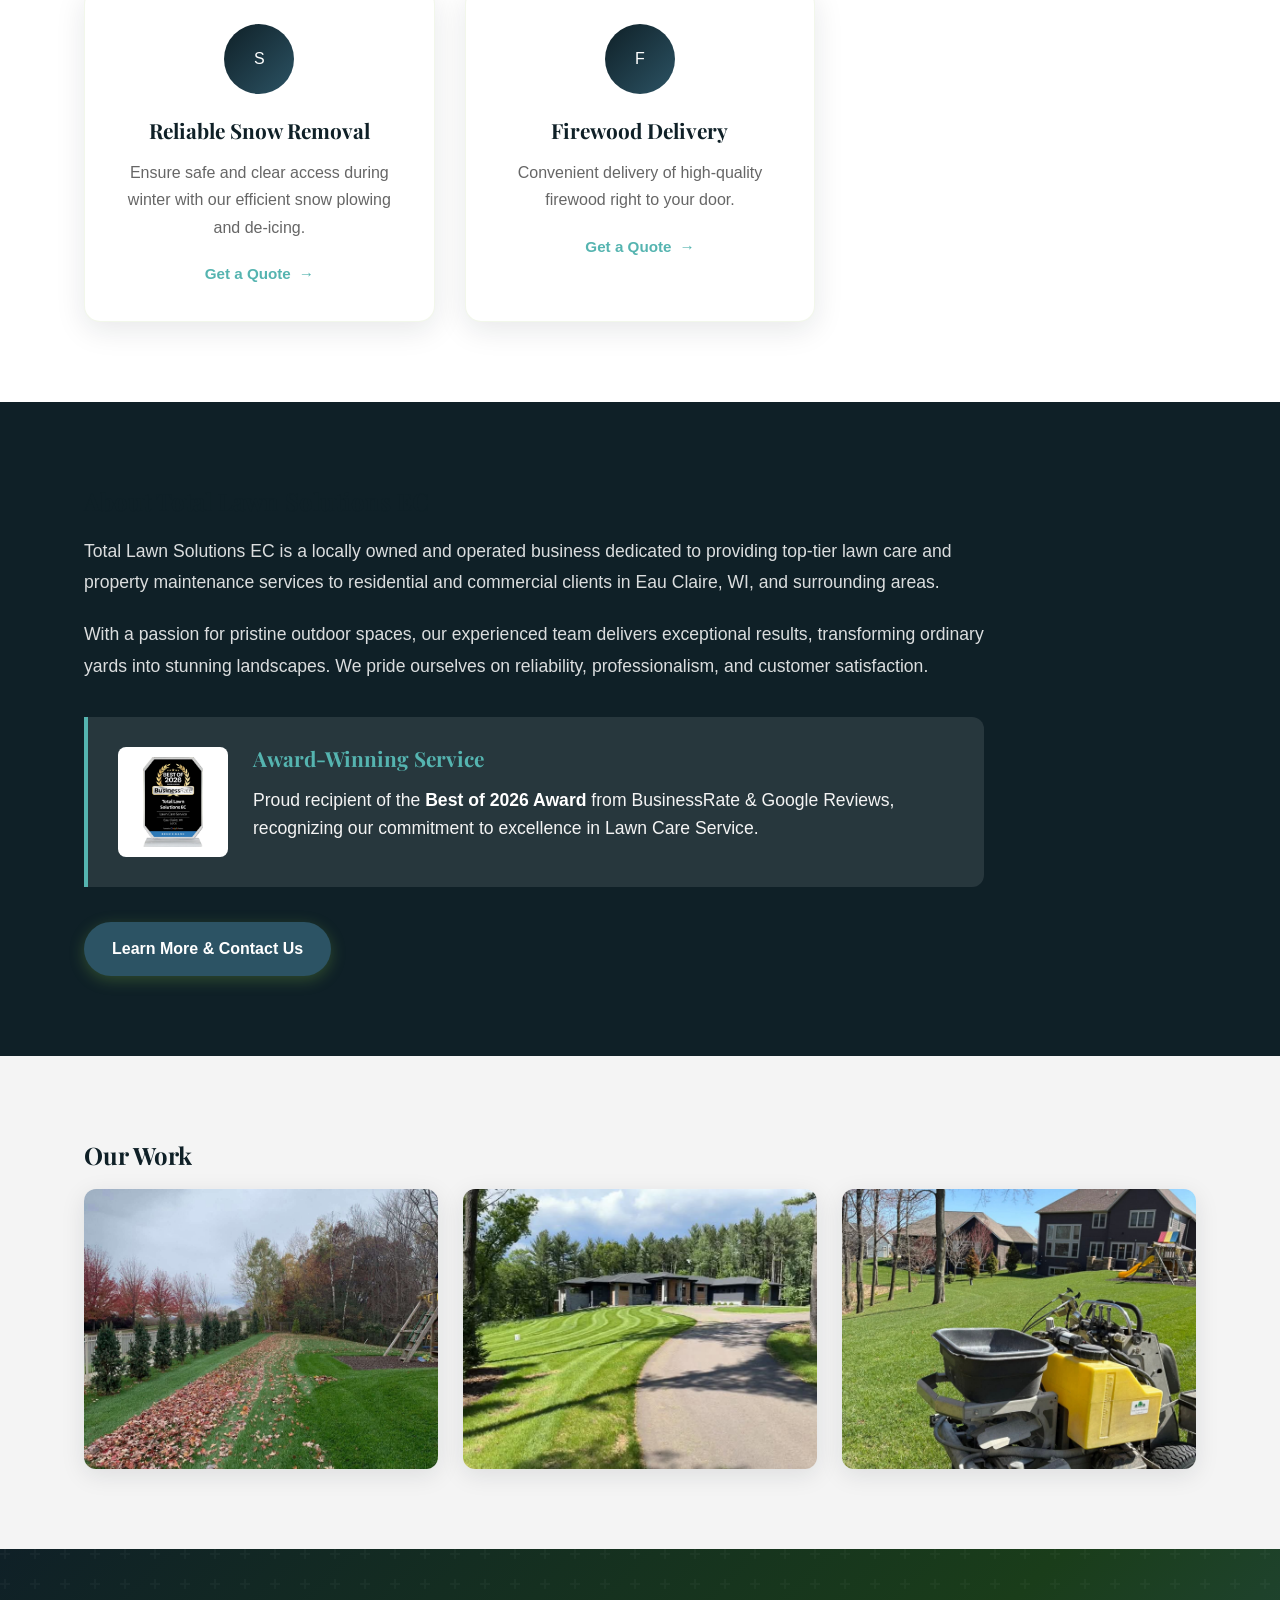
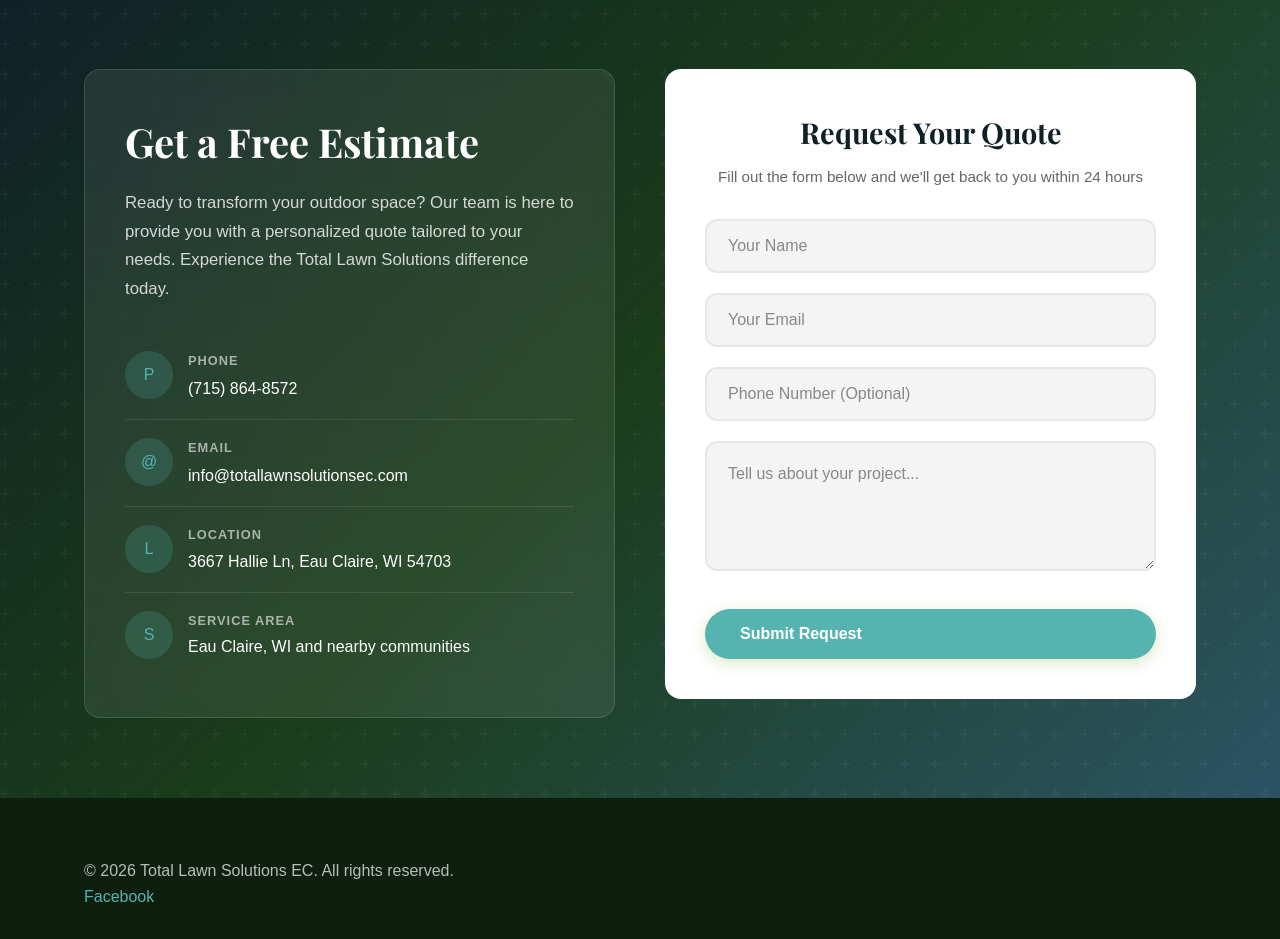
<file: index - Copy.html>
<!doctype html>
<html lang="en">
  <head>
    <meta charset="UTF-8" />
    <meta name="viewport" content="width=device-width, initial-scale=1.0" />
    <title>Total Lawn Solutions EC - Premium Lawn Care & Landscaping</title>
    <link rel="stylesheet" href="style.css" />
    <link
      href="https://fonts.googleapis.com/css2?family=Roboto:wght@300;400;700&family=Playfair+Display:wght@700&display=swap"
      rel="stylesheet"
    />
  </head>
  <body>
    <header class="hero">
      <div class="container">
        <nav class="navbar">
          <div class="logo">
            <img src="logo.png" alt="Total Lawn Solutions EC Logo" />
            <span>Total Lawn Solutions EC</span>
          </div>
          <ul class="nav-links">
            <li><a href="#services">Services</a></li>
            <li><a href="#about">About Us</a></li>
            <li><a href="#gallery">Gallery</a></li>
            <li><a href="#contact">Contact</a></li>
          </ul>
        </nav>
        <div class="hero-content">
          <span class="hero-subtitle"
            >Eau Claire's Premier Lawn Care Provider</span
          >
          <h1>
            Transform Your Outdoor Space with
            <span class="highlight">Total Lawn Solutions EC</span>
          </h1>
          <p>
            Expert Lawn Care, Landscaping, and Property Maintenance in Eau
            Claire, WI.
          </p>
          <a href="#contact" class="btn">Get a Free Estimate</a>
        </div>
      </div>
    </header>

    <section id="services" class="services section-padding">
      <div class="container">
        <div class="section-header">
          <span class="section-subtitle">What We Offer</span>
          <h2>Our Premium Services</h2>
          <p class="section-description">
            From weekly maintenance to complete landscape transformations, we
            deliver exceptional results that make your property stand out.
          </p>
        </div>
        <div class="service-grid">
          <div class="service-item">
            <div class="service-icon">C</div>
            <h3>Weekly Lawn Maintenance</h3>
            <p>
              Keep your lawn pristine with our comprehensive mowing, trimming,
              and edging services.
            </p>
            <a href="#contact" class="service-link"
              >Get a Quote <span class="arrow">→</span></a
            >
          </div>
          <div class="service-item">
            <div class="service-icon">S</div>
            <h3>Spring & Fall Cleanups</h3>
            <p>
              Prepare your yard for the seasons with expert leaf removal, debris
              clearing, and bed conditioning.
            </p>
            <a href="#contact" class="service-link"
              >Get a Quote <span class="arrow">→</span></a
            >
          </div>
          <div class="service-item">
            <div class="service-icon">L</div>
            <h3>Professional Landscaping</h3>
            <p>
              Enhance your property's curb appeal with custom landscape design
              and installation.
            </p>
            <a href="#contact" class="service-link"
              >Get a Quote <span class="arrow">→</span></a
            >
          </div>
          <div class="service-item">
            <div class="service-icon">S</div>
            <h3>Reliable Snow Removal</h3>
            <p>
              Ensure safe and clear access during winter with our efficient snow
              plowing and de-icing.
            </p>
            <a href="#contact" class="service-link"
              >Get a Quote <span class="arrow">→</span></a
            >
          </div>
          <div class="service-item">
            <div class="service-icon">F</div>
            <h3>Firewood Delivery</h3>
            <p>
              Convenient delivery of high-quality firewood right to your door.
            </p>
            <a href="#contact" class="service-link"
              >Get a Quote <span class="arrow">→</span></a
            >
          </div>
        </div>
      </div>
    </section>

    <section id="about" class="about section-padding">
      <div class="container">
        <div class="about-content">
          <h2>About Total Lawn Solutions EC</h2>
          <p>
            Total Lawn Solutions EC is a locally owned and operated business
            dedicated to providing top-tier lawn care and property maintenance
            services to residential and commercial clients in Eau Claire, WI,
            and surrounding areas.
          </p>
          <p>
            With a passion for pristine outdoor spaces, our experienced team
            delivers exceptional results, transforming ordinary yards into
            stunning landscapes. We pride ourselves on reliability,
            professionalism, and customer satisfaction.
          </p>
          <div class="award">
            <img
              src="award.jpg"
              alt="Best of 2026 Award - BusinessRate & Google Reviews"
              class="award-image"
            />
            <div class="award-content">
              <h3>Award-Winning Service</h3>
              <p>
                Proud recipient of the <strong>Best of 2026 Award</strong> from
                BusinessRate & Google Reviews, recognizing our commitment to
                excellence in Lawn Care Service.
              </p>
            </div>
          </div>
          <a href="#contact" class="btn btn-secondary"
            >Learn More & Contact Us</a
          >
        </div>
      </div>
    </section>

    <section id="gallery" class="gallery section-padding">
      <div class="container">
        <h2>Our Work</h2>
        <div class="gallery-grid">
          <!-- Placeholder images from job photos -->
          <img
            src="job1.jpg"
            alt="Beautifully Striped Lawn"
            class="gallery-item"
          />
          <img src="job2.jpg" alt="Leaf Cleanup" class="gallery-item" />
          <img src="job3.jpg" alt="Landscaping Project" class="gallery-item" />
        </div>
      </div>
    </section>

    <section id="contact" class="contact section-padding">
      <div class="container">
        <div class="contact-wrapper">
          <div class="contact-info-panel">
            <div class="contact-header">
              <h2>Get a Free Estimate</h2>
              <p>
                Ready to transform your outdoor space? Our team is here to
                provide you with a personalized quote tailored to your needs.
                Experience the Total Lawn Solutions difference today.
              </p>
            </div>
            <div class="contact-details">
              <div class="contact-detail-item">
                <div class="contact-detail-icon">P</div>
                <div class="contact-detail-content">
                  <strong>Phone</strong>
                  <a href="tel:7158648572">(715) 864-8572</a>
                </div>
              </div>
              <div class="contact-detail-item">
                <div class="contact-detail-icon">@</div>
                <div class="contact-detail-content">
                  <strong>Email</strong>
                  <a href="mailto:info@totallawnsolutionsec.com"
                    >info@totallawnsolutionsec.com</a
                  >
                </div>
              </div>
              <div class="contact-detail-item">
                <div class="contact-detail-icon">L</div>
                <div class="contact-detail-content">
                  <strong>Location</strong>
                  <p>3667 Hallie Ln, Eau Claire, WI 54703</p>
                </div>
              </div>
              <div class="contact-detail-item">
                <div class="contact-detail-icon">S</div>
                <div class="contact-detail-content">
                  <strong>Service Area</strong>
                  <p>Eau Claire, WI and nearby communities</p>
                </div>
              </div>
            </div>
          </div>
          <div class="contact-form-panel">
            <div class="form-header">
              <h3>Request Your Quote</h3>
              <p>
                Fill out the form below and we'll get back to you within 24
                hours
              </p>
            </div>
            <form class="premium-form">
              <div class="form-group">
                <input type="text" id="name" placeholder=" " required />
                <label for="name">Your Name</label>
              </div>
              <div class="form-group">
                <input type="email" id="email" placeholder=" " required />
                <label for="email">Your Email</label>
              </div>
              <div class="form-group">
                <input type="tel" id="phone" placeholder=" " />
                <label for="phone">Phone Number (Optional)</label>
              </div>
              <div class="form-group textarea-group">
                <textarea
                  id="project"
                  placeholder=" "
                  rows="5"
                  required
                ></textarea>
                <label for="project">Tell us about your project...</label>
              </div>
              <button type="submit" class="btn">Submit Request</button>
            </form>
          </div>
        </div>
      </div>
    </section>

    <footer>
      <div class="container">
        <p>&copy; 2026 Total Lawn Solutions EC. All rights reserved.</p>
        <div class="social-links">
          <a href="https://www.facebook.com/share/18SojB7KoB/" target="_blank"
            >Facebook</a
          >
          <!-- Add other social links as needed -->
        </div>
      </div>
    </footer>
    <script>
      window.onload = function () {
        window.scrollTo(0, 0);
      };
    </script>
  </body>
</html>
</file>
<file: style.css>
/* =========================================
   Total Lawn Solutions EC - Stylesheet
   ========================================= */

:root {
  /* Premium Dark Navy / Teal palette */
  --primary-color: #0f2027;       /* Dark Navy Blue */
  --secondary-color: #2c5364;     /* Muted Blue-Green */
  --accent-color: #55b4b0;        /* Teal/Aqua Green */
  --accent-hover: #3d9a94;         /* Darker teal for hover */
  --light-bg: #f4f4f4;             /* Off-white background */
  --light-text: #f4f4f4;
  --dark-text: #1a1a1a;
  --white: #ffffff;
  --card-bg: #ffffff;
  --shadow: rgba(15, 32, 39, 0.1);
  --shadow-hover: rgba(15, 32, 39, 0.18);
}

/* Reset & Base */
* {
  margin: 0;
  padding: 0;
  box-sizing: border-box;
}

html {
  scroll-behavior: smooth;
}

body {
  font-family: "Source Sans Pro", sans-serif;
  line-height: 1.6;
  color: var(--dark-text);
  background: var(--light-bg);
}

h1, h2, h3, h4, h5, h6 {
  font-family: "Playfair Display", serif;
  margin-bottom: 15px;
  color: var(--primary-color);
}

a {
  color: var(--accent-color);
  text-decoration: none;
  transition: color 0.3s ease;
}

a:hover {
  color: var(--accent-hover);
}

img {
  max-width: 100%;
  height: auto;
}

/* Container */
.container {
  width: 90%;
  max-width: 1200px;
  margin: auto;
  padding: 0 20px;
}

/* =========================================
   STICKY HEADER
   ========================================= */
.sticky-header {
  position: fixed;
  top: 0;
  left: 0;
  right: 0;
  z-index: 1000;
  background: var(--primary-color);
  box-shadow: 0 2px 20px rgba(0, 0, 0, 0.15);
}

.header-inner {
  display: flex;
  justify-content: space-between;
  align-items: center;
  padding: 12px 5%;
  max-width: 1400px;
  margin: 0 auto;
}

.logo {
  display: flex;
  align-items: center;
  gap: 12px;
  text-decoration: none;
}

.logo img {
  height: 50px;
  width: auto;
}

.logo-text {
  font-family: "Playfair Display", serif;
  font-size: 1.3rem;
  font-weight: 700;
  color: var(--white);
  letter-spacing: -0.3px;
}

.header-actions {
  display: flex;
  align-items: center;
  gap: 20px;
}

.header-phone {
  display: flex;
  align-items: center;
  gap: 8px;
  color: var(--white);
  font-weight: 600;
  font-size: 1rem;
  text-decoration: none;
  transition: color 0.3s ease;
}

.header-phone:hover {
  color: var(--accent-color);
}

.header-phone svg {
  flex-shrink: 0;
}

.btn-header {
  background: var(--accent-color);
  color: var(--white);
  padding: 10px 20px;
  border-radius: 25px;
  font-weight: 600;
  font-size: 0.9rem;
  transition: all 0.3s ease;
}

.btn-header:hover {
  background: var(--accent-hover);
  color: var(--white);
  transform: translateY(-2px);
}

.mobile-menu-toggle {
  display: none;
  background: none;
  border: none;
  color: var(--white);
  cursor: pointer;
  padding: 8px;
}

.header-nav {
  background: rgba(0, 0, 0, 0.2);
  border-top: 1px solid rgba(255, 255, 255, 0.1);
}

.nav-links {
  display: flex;
  justify-content: center;
  list-style: none;
  gap: 0;
  max-width: 1200px;
  margin: 0 auto;
}

.nav-links li {
  flex: 1;
  text-align: center;
  max-width: 200px;
}

.nav-links a {
  display: block;
  padding: 12px 20px;
  color: var(--white);
  font-weight: 500;
  font-size: 0.95rem;
  text-decoration: none;
  transition: all 0.3s ease;
  border-bottom: 3px solid transparent;
}

.nav-links a:hover {
  color: var(--accent-color);
  border-bottom-color: var(--accent-color);
  background: rgba(255, 255, 255, 0.05);
}

/* =========================================
   HERO SECTION
   ========================================= */
.hero {
  background: 
    linear-gradient(
      to bottom,
      rgba(15, 32, 39, 0.7) 0%,
      rgba(44, 83, 100, 0.8) 100%
    ),
    url("job2.jpg") no-repeat center center/cover;
  color: var(--white);
  min-height: 100vh;
  display: flex;
  align-items: center;
  text-align: center;
  position: relative;
  padding-top: 100px; /* Account for sticky header */
}

.hero::after {
  content: "";
  position: absolute;
  bottom: -2px;
  left: 0;
  right: 0;
  height: 120px;
  background: linear-gradient(to top, var(--light-bg), transparent);
  pointer-events: none;
}

.hero-content {
  position: relative;
  z-index: 1;
  max-width: 800px;
  margin: 0 auto;
  padding: 40px 20px;
  animation: fadeInUp 0.8s ease-out;
}

.hero-subtitle {
  display: inline-block;
  font-size: 1rem;
  font-weight: 600;
  text-transform: uppercase;
  letter-spacing: 3px;
  color: var(--accent-color);
  margin-bottom: 20px;
  background: rgba(0, 0, 0, 0.3);
  padding: 8px 20px;
  border-radius: 30px;
}

.hero-content h1 {
  font-size: 3.5rem;
  line-height: 1.15;
  margin-bottom: 25px;
  font-weight: 700;
  color: var(--white);
}

.hero-content h1 .highlight {
  color: var(--accent-color);
}

.hero-content p {
  font-size: 1.25rem;
  color: rgba(255, 255, 255, 0.9);
  margin-bottom: 40px;
  line-height: 1.7;
  font-weight: 400;
}

.hero-cta-group {
  display: flex;
  gap: 20px;
  justify-content: center;
  flex-wrap: wrap;
}

.btn {
  display: inline-flex;
  align-items: center;
  gap: 8px;
  background: var(--accent-color);
  color: var(--white);
  padding: 14px 28px;
  text-decoration: none;
  border-radius: 30px;
  transition: all 0.3s ease;
  border: none;
  cursor: pointer;
  font-size: 1rem;
  font-weight: 600;
  box-shadow: 0 4px 15px rgba(124, 179, 66, 0.3);
}

.btn:hover {
  background: var(--accent-hover);
  color: var(--white);
  transform: translateY(-2px);
  box-shadow: 0 6px 20px rgba(124, 179, 66, 0.4);
}

.btn-call {
  background: var(--white);
  color: var(--primary-color);
}

.btn-call:hover {
  background: var(--light-bg);
  color: var(--primary-color);
}

.btn-outline {
  background: transparent;
  border: 2px solid var(--white);
  color: var(--white);
}

.btn-outline:hover {
  background: var(--white);
  color: var(--primary-color);
}

.btn-secondary {
  background: var(--secondary-color);
  color: var(--white);
}

.btn-secondary:hover {
  background: var(--primary-color);
  color: var(--white);
}

/* =========================================
   TRUST BAR
   ========================================= */
.trust-bar {
  background: var(--primary-color);
  padding: 30px 0;
  position: relative;
  z-index: 2;
  margin-top: -60px;
}

.trust-items {
  display: flex;
  justify-content: center;
  align-items: center;
  flex-wrap: wrap;
  gap: 40px;
}

.trust-item {
  display: flex;
  align-items: center;
  gap: 10px;
  color: var(--white);
  font-size: 1rem;
  font-weight: 500;
}

.trust-item svg {
  color: var(--accent-color);
  flex-shrink: 0;
}

.trust-rating strong {
  color: var(--accent-color);
  font-size: 1.2rem;
}

/* =========================================
   SECTION STYLES
   ========================================= */
.section-padding {
  padding: 80px 0;
}

.section-header {
  text-align: center;
  margin-bottom: 60px;
}

.section-subtitle {
  display: inline-block;
  font-size: 0.85rem;
  font-weight: 600;
  text-transform: uppercase;
  letter-spacing: 3px;
  color: var(--accent-color);
  margin-bottom: 15px;
  position: relative;
}

.section-subtitle::before,
.section-subtitle::after {
  content: "";
  position: absolute;
  top: 50%;
  width: 40px;
  height: 2px;
  background: var(--accent-color);
}

.section-subtitle::before {
  right: calc(100% + 15px);
}

.section-subtitle::after {
  left: calc(100% + 15px);
}

.section-header h2 {
  font-size: 2.5rem;
  margin-bottom: 20px;
}

.section-description {
  max-width: 650px;
  margin: 0 auto;
  color: #666;
  font-size: 1.1rem;
  line-height: 1.7;
}

/* =========================================
   SERVICES SECTION
   ========================================= */
.services {
  background: var(--white);
}

.service-grid {
  display: grid;
  grid-template-columns: repeat(auto-fit, minmax(280px, 1fr));
  gap: 30px;
}

.service-item {
  background: var(--card-bg);
  padding: 35px 30px;
  border-radius: 16px;
  box-shadow: 0 8px 30px var(--shadow);
  transition: all 0.4s ease;
  border: 1px solid rgba(124, 179, 66, 0.1);
  position: relative;
  overflow: hidden;
  text-align: center;
}

.service-item::before {
  content: "";
  position: absolute;
  top: 0;
  left: 0;
  right: 0;
  height: 4px;
  background: linear-gradient(90deg, var(--accent-color), #4caf50);
  transform: scaleX(0);
  transform-origin: left;
  transition: transform 0.4s ease;
}

.service-item:hover {
  transform: translateY(-8px);
  box-shadow: 0 15px 40px var(--shadow-hover);
}

.service-item:hover::before {
  transform: scaleX(1);
}

.service-icon {
  width: 70px;
  height: 70px;
  background: linear-gradient(135deg, var(--primary-color) 0%, var(--secondary-color) 100%);
  border-radius: 50%;
  display: flex;
  align-items: center;
  justify-content: center;
  margin: 0 auto 20px auto;
  color: var(--white);
  transition: all 0.3s ease;
}

.service-item:hover .service-icon {
  transform: scale(1.1);
  background: linear-gradient(135deg, var(--accent-color) 0%, #4caf50 100%);
}

.service-item h3 {
  font-size: 1.3rem;
  margin-bottom: 12px;
}

.service-item p {
  color: #666;
  line-height: 1.7;
  margin-bottom: 20px;
}

.service-link {
  display: inline-flex;
  align-items: center;
  gap: 8px;
  color: var(--accent-color);
  font-weight: 600;
  font-size: 0.95rem;
  transition: all 0.3s ease;
}

.service-link:hover {
  color: var(--accent-hover);
  gap: 12px;
}

.service-link .arrow {
  transition: transform 0.3s ease;
}

.service-link:hover .arrow {
  transform: translateX(5px);
}

/* =========================================
   ABOUT SECTION
   ========================================= */
.about {
  background: var(--primary-color);
  color: var(--light-text);
}

.about .section-header {
  text-align: left;
  margin-bottom: 40px;
}

.about .section-header h2 {
  color: var(--white);
}

.about .section-header .section-subtitle {
  background: transparent;
}

.about-content {
  max-width: 900px;
}

.about-content p {
  color: rgba(255, 255, 255, 0.85);
  font-size: 1.1rem;
  line-height: 1.8;
  margin-bottom: 20px;
}

.award {
  background: rgba(255, 255, 255, 0.1);
  border-left: 4px solid var(--accent-color);
  padding: 25px 30px;
  margin: 35px 0;
  border-radius: 0 12px 12px 0;
  display: flex;
  align-items: center;
  gap: 25px;
}

.award-image {
  width: 110px;
  height: 110px;
  object-fit: contain;
  border-radius: 8px;
  flex-shrink: 0;
  background: var(--white);
  padding: 10px;
}

.award-content h3 {
  color: var(--accent-color);
  font-size: 1.3rem;
  margin-bottom: 10px;
}

.award-content p {
  color: var(--light-text);
  line-height: 1.6;
}

.award-content strong {
  color: var(--white);
}

/* =========================================
   GALLERY SECTION
   ========================================= */
.gallery {
  background: var(--light-bg);
}

.gallery-grid {
  display: grid;
  grid-template-columns: repeat(auto-fit, minmax(300px, 1fr));
  gap: 25px;
}

.gallery-item {
  width: 100%;
  height: 280px;
  object-fit: cover;
  border-radius: 12px;
  box-shadow: 0 6px 25px var(--shadow);
  transition: all 0.4s ease;
}

.gallery-item:hover {
  transform: scale(1.03);
  box-shadow: 0 12px 35px var(--shadow-hover);
}

/* =========================================
   TESTIMONIALS SECTION
   ========================================= */
.testimonials {
  background: var(--white);
}

.testimonial-grid {
  display: grid;
  grid-template-columns: repeat(auto-fit, minmax(300px, 1fr));
  gap: 30px;
}

.testimonial-item {
  background: var(--light-bg);
  padding: 35px;
  border-radius: 16px;
  box-shadow: 0 6px 25px var(--shadow);
  border: 1px solid rgba(124, 179, 66, 0.1);
}

.testimonial-stars {
  display: flex;
  gap: 4px;
  margin-bottom: 15px;
}

.testimonial-stars svg {
  color: #f59e0b;
}

.testimonial-text {
  font-size: 1.05rem;
  line-height: 1.7;
  color: #444;
  margin-bottom: 20px;
  font-style: italic;
}

.testimonial-author {
  font-weight: 600;
  color: var(--primary-color);
  font-size: 0.95rem;
}

/* =========================================
   CONTACT SECTION
   ========================================= */
.contact {
  background: linear-gradient(135deg, var(--primary-color) 0%, #1a3d1a 50%, var(--secondary-color) 100%);
  position: relative;
  overflow: hidden;
}

.contact::before {
  content: "";
  position: absolute;
  top: 0;
  left: 0;
  right: 0;
  bottom: 0;
  background: url("data:image/svg+xml,%3Csvg width='60' height='60' viewBox='0 0 60 60' xmlns='http://www.w3.org/2000/svg'%3E%3Cg fill='none' fill-rule='evenodd'%3E%3Cg fill='%23ffffff' fill-opacity='0.03'%3E%3Cpath d='M36 34v-4h-2v4h-4v2h4v4h2v-4h4v-2h-4zm0-30V0h-2v4h-4v2h4v4h2V6h4V4h-4zM6 34v-4H4v4H0v2h4v4h2v-4h4v-2H6zM6 4V0H4v4H0v2h4v4h2V6h4V4H6z'/%3E%3C/g%3E%3C/g%3E%3C/svg%3E");
  pointer-events: none;
}

.contact .container {
  position: relative;
  z-index: 1;
}

.contact-wrapper {
  display: grid;
  grid-template-columns: 1fr 1fr;
  gap: 50px;
  align-items: start;
  margin-top: 40px;
}

.contact-info-panel {
  background: rgba(255, 255, 255, 0.08);
  backdrop-filter: blur(10px);
  border: 1px solid rgba(255, 255, 255, 0.12);
  border-radius: 16px;
  padding: 40px;
  animation: fadeInUp 0.6s ease-out;
}

.contact-header {
  margin-bottom: 30px;
}

.contact-header h2 {
  font-size: 2.5rem;
  color: var(--white);
  margin-bottom: 15px;
}

.contact-header p {
  color: rgba(255, 255, 255, 0.8);
  font-size: 1.05rem;
  line-height: 1.7;
}

.contact-details {
  margin-top: 30px;
}

.contact-detail-item {
  display: flex;
  align-items: flex-start;
  gap: 15px;
  padding: 18px 0;
  border-bottom: 1px solid rgba(255, 255, 255, 0.1);
}

.contact-detail-item:last-child {
  border-bottom: none;
}

.contact-detail-icon {
  width: 48px;
  height: 48px;
  background: rgba(85, 180, 176, 0.2);
  border-radius: 50%;
  display: flex;
  align-items: center;
  justify-content: center;
  color: var(--accent-color);
  flex-shrink: 0;
}

.contact-detail-content {
  flex: 1;
}

.contact-detail-content strong {
  display: block;
  font-size: 0.8rem;
  text-transform: uppercase;
  letter-spacing: 1px;
  color: rgba(255, 255, 255, 0.6);
  margin-bottom: 4px;
}

.contact-detail-content p,
.contact-detail-content a {
  color: var(--white);
  font-size: 1rem;
  line-height: 1.5;
}

.contact-detail-content a:hover {
  color: var(--accent-color);
}

.contact-form-panel {
  background: var(--white);
  border-radius: 16px;
  padding: 40px;
  animation: fadeInUp 0.6s ease-out 0.2s both;
}

.form-header {
  text-align: center;
  margin-bottom: 30px;
}

.form-header h3 {
  font-size: 1.8rem;
  margin-bottom: 10px;
}

.form-header p {
  color: #666;
  font-size: 0.95rem;
}

.premium-form {
  display: flex;
  flex-direction: column;
  gap: 20px;
}

.form-group {
  position: relative;
}

.form-group input,
.form-group textarea,
.form-group select {
  width: 100%;
  padding: 16px 18px;
  border: 2px solid #e5e7eb;
  border-radius: 12px;
  font-size: 1rem;
  font-family: inherit;
  background: var(--light-bg);
  transition: all 0.3s ease;
  outline: none;
}

.form-group input:focus,
.form-group textarea:focus,
.form-group select:focus {
  border-color: var(--accent-color);
  background: var(--white);
  box-shadow: 0 0 0 4px rgba(124, 179, 66, 0.1);
}

.form-group label {
  position: absolute;
  top: 50%;
  left: 18px;
  transform: translateY(-50%);
  color: #888;
  font-size: 1rem;
  pointer-events: none;
  transition: all 0.3s ease;
  background: transparent;
  padding: 0 5px;
}

.form-group input:focus ~ label,
.form-group input:not(:placeholder-shown) ~ label,
.form-group textarea:focus ~ label,
.form-group textarea:not(:placeholder-shown) ~ label {
  top: 0;
  font-size: 0.8rem;
  color: var(--accent-color);
  background: var(--white);
}

.textarea-group label {
  top: 20px;
  transform: none;
}

.textarea-group textarea {
  min-height: 130px;
}

.form-group select {
  cursor: pointer;
  appearance: none;
  background-image: url("data:image/svg+xml,%3Csvg width='12' height='8' viewBox='0 0 12 8' fill='none' xmlns='http://www.w3.org/2000/svg'%3E%3Cpath d='M1 1.5L6 6.5L11 1.5' stroke='%23666666' stroke-width='2' stroke-linecap='round' stroke-linejoin='round'/%3E%3C/svg%3E");
  background-repeat: no-repeat;
  background-position: right 18px center;
}

.premium-form button {
  margin-top: 10px;
  padding: 16px 35px;
}

/* =========================================
   FOOTER
   ========================================= */
footer {
  background: #0f1f0f;
  color: rgba(255, 255, 255, 0.7);
  padding: 60px 0 30px;
}

.footer-content {
  display: grid;
  grid-template-columns: repeat(auto-fit, minmax(200px, 1fr));
  gap: 40px;
  margin-bottom: 40px;
}

.footer-brand {
  text-align: center;
}

.footer-logo {
  height: 60px;
  margin-bottom: 15px;
}

.footer-brand p {
  font-family: "Playfair Display", serif;
  font-size: 1.2rem;
  color: var(--white);
  margin-bottom: 5px;
}

.footer-tagline {
  font-size: 0.9rem;
  color: rgba(255, 255, 255, 0.5);
}

.footer-links h4,
.footer-contact h4,
.footer-social h4 {
  color: var(--white);
  font-size: 1rem;
  margin-bottom: 20px;
  font-family: "Source Sans Pro", sans-serif;
  font-weight: 600;
}

.footer-links a {
  display: block;
  color: rgba(255, 255, 255, 0.6);
  padding: 6px 0;
  transition: color 0.3s ease;
}

.footer-links a:hover {
  color: var(--accent-color);
}

.footer-contact p {
  padding: 4px 0;
  font-size: 0.95rem;
}

.footer-contact a {
  color: rgba(255, 255, 255, 0.7);
}

.footer-contact a:hover {
  color: var(--accent-color);
}

.social-link {
  display: inline-flex;
  align-items: center;
  gap: 8px;
  color: rgba(255, 255, 255, 0.7);
  transition: color 0.3s ease;
}

.social-link:hover {
  color: var(--accent-color);
}

.footer-bottom {
  text-align: center;
  padding-top: 30px;
  border-top: 1px solid rgba(255, 255, 255, 0.1);
}

.footer-bottom p {
  font-size: 0.9rem;
}

/* =========================================
   ANIMATIONS
   ========================================= */
@keyframes fadeInUp {
  from {
    opacity: 0;
    transform: translateY(30px);
  }
  to {
    opacity: 1;
    transform: translateY(0);
  }
}

/* Scroll-triggered fade-in */
.fade-in-section {
  opacity: 0;
  transform: translateY(30px);
  transition: all 0.6s ease-out;
}

.fade-in-section.visible {
  opacity: 1;
  transform: translateY(0);
}

/* =========================================
   RESPONSIVE STYLES
   ========================================= */
@media (max-width: 992px) {
  .contact-wrapper {
    grid-template-columns: 1fr;
    gap: 30px;
  }
  
  .hero-content h1 {
    font-size: 2.8rem;
  }
}

@media (max-width: 768px) {
  .header-inner {
    padding: 10px 15px;
    flex-wrap: nowrap;
    justify-content: space-between;
  }

  .logo {
    display: flex;
    align-items: center;
    gap: 10px;
    flex-shrink: 0;
  }

  .logo img {
    height: 45px;
  }

  .logo-text {
    display: inline;
    font-size: 0.8rem;
    font-weight: 600;
    white-space: nowrap;
    color: var(--white);
  }

  .header-actions {
    display: flex;
    align-items: center;
    gap: 6px;
    flex-shrink: 0;
  }

  .header-phone {
    font-size: 0.8rem;
    white-space: nowrap;
  }

  .header-phone svg {
    width: 16px;
    height: 16px;
  }

  .btn-header {
    padding: 7px 10px;
    font-size: 0.75rem;
    white-space: nowrap;
  }

  .mobile-menu-toggle {
    display: block;
    flex-shrink: 0;
    margin-left: 6px;
  }
}

@media (max-width: 480px) {
  .hero-content h1 {
    font-size: 1.8rem;
  }
  
  .hero-subtitle {
    font-size: 0.8rem;
    letter-spacing: 2px;
  }
  
  .section-subtitle::before,
  .section-subtitle::after {
    width: 25px;
  }
  
  .section-description {
    font-size: 1rem;
  }
  
  .service-item {
    padding: 25px 20px;
  }
  
  .testimonial-item {
    padding: 25px;
  }
  
  .form-header h3 {
    font-size: 1.5rem;
  }
  
  .premium-form button {
    width: 100%;
  }
}
</file>
